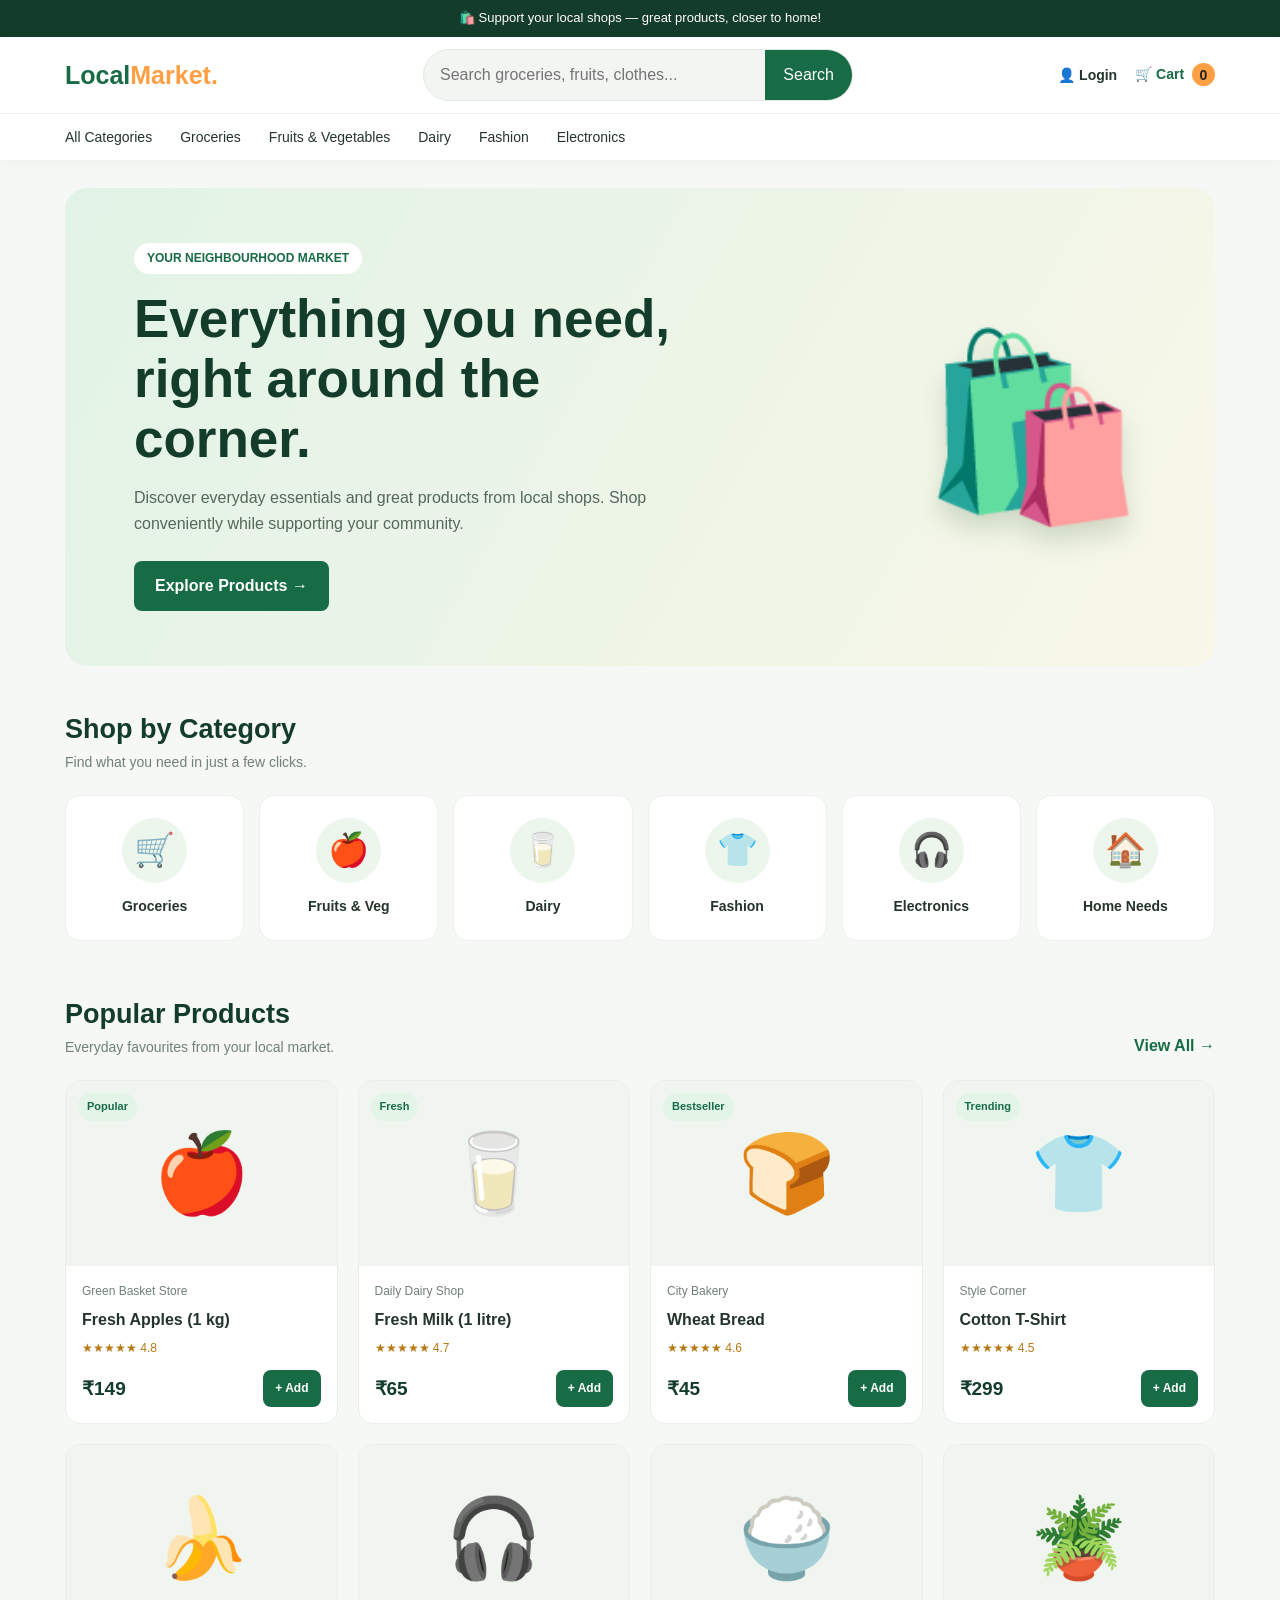
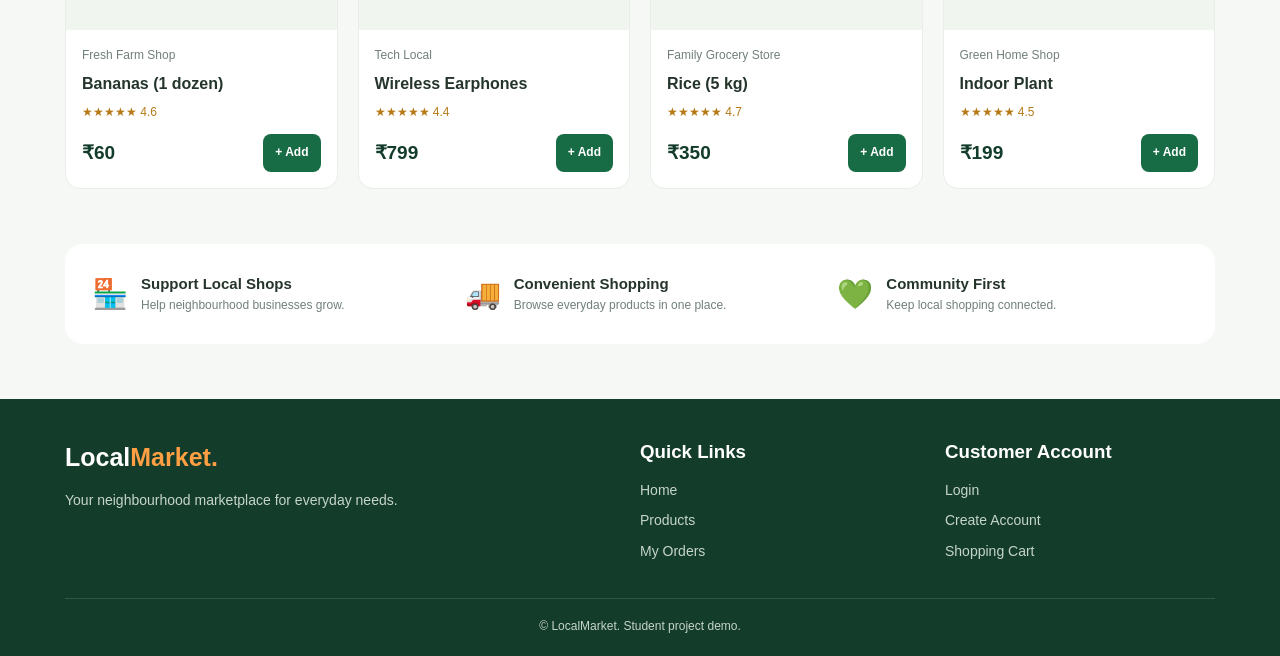
<file: index.html>
<!DOCTYPE html>
<html lang="en">
<head>
  <meta charset="UTF-8">
  <meta name="viewport" content="width=device-width, initial-scale=1.0">
  <title>Local Market | Shop Local, Shop Smart</title>
  <meta name="description" content="Shop groceries, fashion, electronics and daily essentials from your local market.">

  <link rel="stylesheet" href="local market.css">
  <link rel="stylesheet" href="Kamal.css">
</head>

<body>

  <div class="topbar">
    🛍️ Support your local shops — great products, closer to home!
  </div>

  <header>
    <div class="container navbar">
      <a href="index.html" class="logo">Local<span>Market.</span></a>

      <form class="search" id="searchForm">
        <input
          type="search"
          id="searchInput"
          placeholder="Search groceries, fruits, clothes..."
          aria-label="Search products"
        >
        <button type="submit">Search</button>
      </form>

      <div class="nav-actions">
        <a href="login.html">👤 Login</a>
        <a href="cart.html" class="cart-link">
          🛒 Cart <span class="cart-count" id="cartCount">0</span>
        </a>
      </div>
    </div>

    <nav class="category-nav">
      <div class="container">
        <a href="#categories">All Categories</a>
        <a href="#products" data-category="Grocery">Groceries</a>
        <a href="#products" data-category="Fruits">Fruits & Vegetables</a>
        <a href="#products" data-category="Dairy">Dairy</a>
        <a href="#products" data-category="Fashion">Fashion</a>
        <a href="#products" data-category="Electronics">Electronics</a>
      </div>
    </nav>
  </header>

  <main class="container">

    <!-- Hero section -->
    <section class="hero">
      <div class="hero-content">
        <span class="eyebrow">YOUR NEIGHBOURHOOD MARKET</span>
        <h1>Everything you need, right around the corner.</h1>
        <p>
          Discover everyday essentials and great products from local
          shops. Shop conveniently while supporting your community.
        </p>
        <a href="#products" class="btn btn-primary">Explore Products →</a>
      </div>

      <div class="hero-art" aria-hidden="true">🛍️</div>
    </section>

    <!-- Categories -->
    <section id="categories">
      <div class="section-heading">
        <div>
          <h2>Shop by Category</h2>
          <p>Find what you need in just a few clicks.</p>
        </div>
      </div>

      <div class="categories">
        <a href="#products" class="category-card" data-category="Grocery">
          <div class="category-icon">🛒</div>
          <h3>Groceries</h3>
        </a>

        <a href="#products" class="category-card" data-category="Fruits">
          <div class="category-icon">🍎</div>
          <h3>Fruits & Veg</h3>
        </a>

        <a href="#products" class="category-card" data-category="Dairy">
          <div class="category-icon">🥛</div>
          <h3>Dairy</h3>
        </a>

        <a href="#products" class="category-card" data-category="Fashion">
          <div class="category-icon">👕</div>
          <h3>Fashion</h3>
        </a>

        <a href="#products" class="category-card" data-category="Electronics">
          <div class="category-icon">🎧</div>
          <h3>Electronics</h3>
        </a>

        <a href="#products" class="category-card" data-category="Home">
          <div class="category-icon">🏠</div>
          <h3>Home Needs</h3>
        </a>
      </div>
    </section>

    <!-- Featured products -->
    <section id="products">
      <div class="section-heading">
        <div>
          <h2>Popular Products</h2>
          <p>Everyday favourites from your local market.</p>
        </div>
        <a href="products.html" class="view-all">View All →</a>
      </div>

      <div class="product-grid" id="productGrid">

        <article class="product-card" data-name="Fresh Apples" data-category="Fruits">
          <div class="product-image">
            <span class="tag">Popular</span> 🍎
          </div>
          <div class="product-info">
            <p class="shop-name">Green Basket Store</p>
            <h3>Fresh Apples (1 kg)</h3>
            <p class="rating">★★★★★ <span>4.8</span></p>
            <div class="product-bottom">
              <span class="price">₹149</span>
              <button class="add-btn" data-id="1" data-name="Fresh Apples" data-price="149">+ Add</button>
            </div>
          </div>
        </article>

        <article class="product-card" data-name="Organic Milk" data-category="Dairy">
          <div class="product-image">
            <span class="tag">Fresh</span> 🥛
          </div>
          <div class="product-info">
            <p class="shop-name">Daily Dairy Shop</p>
            <h3>Fresh Milk (1 litre)</h3>
            <p class="rating">★★★★★ <span>4.7</span></p>
            <div class="product-bottom">
              <span class="price">₹65</span>
              <button class="add-btn" data-id="2" data-name="Fresh Milk" data-price="65">+ Add</button>
            </div>
          </div>
        </article>

        <article class="product-card" data-name="Whole Wheat Bread" data-category="Grocery">
          <div class="product-image">
            <span class="tag">Bestseller</span> 🍞
          </div>
          <div class="product-info">
            <p class="shop-name">City Bakery</p>
            <h3>Wheat Bread</h3>
            <p class="rating">★★★★★ <span>4.6</span></p>
            <div class="product-bottom">
              <span class="price">₹45</span>
              <button class="add-btn" data-id="3" data-name="Wheat Bread" data-price="45">+ Add</button>
            </div>
          </div>
        </article>

        <article class="product-card" data-name="Cotton T-Shirt" data-category="Fashion">
          <div class="product-image">
            <span class="tag">Trending</span> 👕
          </div>
          <div class="product-info">
            <p class="shop-name">Style Corner</p>
            <h3>Cotton T-Shirt</h3>
            <p class="rating">★★★★★ <span>4.5</span></p>
            <div class="product-bottom">
              <span class="price">₹299</span>
              <button class="add-btn" data-id="4" data-name="Cotton T-Shirt" data-price="299">+ Add</button>
            </div>
          </div>
        </article>

        <article class="product-card" data-name="Bananas" data-category="Fruits">
          <div class="product-image">🍌</div>
          <div class="product-info">
            <p class="shop-name">Fresh Farm Shop</p>
            <h3>Bananas (1 dozen)</h3>
            <p class="rating">★★★★★ <span>4.6</span></p>
            <div class="product-bottom">
              <span class="price">₹60</span>
              <button class="add-btn" data-id="5" data-name="Bananas" data-price="60">+ Add</button>
            </div>
          </div>
        </article>

        <article class="product-card" data-name="Wireless Earphones" data-category="Electronics">
          <div class="product-image">🎧</div>
          <div class="product-info">
            <p class="shop-name">Tech Local</p>
            <h3>Wireless Earphones</h3>
            <p class="rating">★★★★★ <span>4.4</span></p>
            <div class="product-bottom">
              <span class="price">₹799</span>
              <button class="add-btn" data-id="6" data-name="Wireless Earphones" data-price="799">+ Add</button>
            </div>
          </div>
        </article>

        <article class="product-card" data-name="Rice 5 kg" data-category="Grocery">
          <div class="product-image">🍚</div>
          <div class="product-info">
            <p class="shop-name">Family Grocery Store</p>
            <h3>Rice (5 kg)</h3>
            <p class="rating">★★★★★ <span>4.7</span></p>
            <div class="product-bottom">
              <span class="price">₹350</span>
              <button class="add-btn" data-id="7" data-name="Rice (5 kg)" data-price="350">+ Add</button>
            </div>
          </div>
        </article>

        <article class="product-card" data-name="Indoor Plant" data-category="Home">
          <div class="product-image">🪴</div>
          <div class="product-info">
            <p class="shop-name">Green Home Shop</p>
            <h3>Indoor Plant</h3>
            <p class="rating">★★★★★ <span>4.5</span></p>
            <div class="product-bottom">
              <span class="price">₹199</span>
              <button class="add-btn" data-id="8" data-name="Indoor Plant" data-price="199">+ Add</button>
            </div>
          </div>
        </article>

      </div>
      <p id="noResults" class="empty-message" hidden>No products found. Try another search.</p>
    </section>

    <!-- Benefits -->
    <div class="benefits">
      <div class="benefit">
        <span class="benefit-icon">🏪</span>
        <div>
          <h3>Support Local Shops</h3>
          <p>Help neighbourhood businesses grow.</p>
        </div>
      </div>

      <div class="benefit">
        <span class="benefit-icon">🚚</span>
        <div>
          <h3>Convenient Shopping</h3>
          <p>Browse everyday products in one place.</p>
        </div>
      </div>

      <div class="benefit">
        <span class="benefit-icon">💚</span>
        <div>
          <h3>Community First</h3>
          <p>Keep local shopping connected.</p>
        </div>
      </div>
    </div>

  </main>

  <!-- Footer -->
  <footer>
    <div class="container">
      <div class="footer-grid">
        <div>
          <h3 class="logo" style="color:white">Local<span>Market.</span></h3>
          <p>Your neighbourhood marketplace for everyday needs.</p>
        </div>

        <div>
          <h3>Quick Links</h3>
          <a href="index.html">Home</a>
          <a href="products.html">Products</a>
          <a href="my-orders.html">My Orders</a>
        </div>

        <div>
          <h3>Customer Account</h3>
          <a href="login.html">Login</a>
          <a href="register.html">Create Account</a>
          <a href="cart.html">Shopping Cart</a>
        </div>
      </div>

      <div class="copyright">
        © <span id="year"></span> LocalMarket. Student project demo.
      </div>
    </div>
  </footer>

</body>
</html>
</file>
<file: local market.css>
* {
  margin: 0;
  padding: 0;
  box-sizing: border-box;
}

:root {
  --green: #176b45;
  --dark: #143c2b;
  --orange: #ff9f43;
  --light: #f5f8f5;
  --text: #25352c;
  --muted: #718078;
  --white: #ffffff;
}

body {
  font-family: Arial, Helvetica, sans-serif;
  background: var(--light);
  color: var(--text);
  line-height: 1.6;
}

a {
  color: inherit;
  text-decoration: none;
}

button, input {
  font: inherit;
}

button {
  cursor: pointer;
}

.container {
  width: min(1150px, 92%);
  margin: auto;
}

/* Navigation */
.topbar {
  background: var(--dark);
  color: white;
  padding: 8px 0;
  text-align: center;
  font-size: 13px;
}

header {
  background: white;
  position: sticky;
  top: 0;
  z-index: 10;
  box-shadow: 0 3px 15px #00000008;
}

.navbar {
  min-height: 76px;
  display: flex;
  align-items: center;
  justify-content: space-between;
  gap: 20px;
}

.logo {
  font-size: 25px;
  font-weight: 800;
  color: var(--green);
  white-space: nowrap;
}

.logo span {
  color: var(--orange);
}

.search {
  display: flex;
  flex: 1;
  max-width: 430px;
  background: #f2f5f2;
  border: 1px solid #e3e9e4;
  border-radius: 30px;
  overflow: hidden;
}

.search input {
  width: 100%;
  min-width: 0;
  border: none;
  outline: none;
  padding: 12px 16px;
  background: transparent;
}

.search button {
  background: var(--green);
  color: white;
  border: none;
  padding: 0 18px;
}

.nav-actions {
  display: flex;
  align-items: center;
  gap: 18px;
  font-size: 14px;
  font-weight: 600;
}

.cart-link {
  color: var(--green);
  white-space: nowrap;
}

.cart-count {
  display: inline-grid;
  place-items: center;
  background: var(--orange);
  color: #222;
  border-radius: 50%;
  width: 23px;
  height: 23px;
  margin-left: 4px;
}

.category-nav {
  border-top: 1px solid #edf0ed;
  overflow-x: auto;
}

.category-nav .container {
  display: flex;
  gap: 28px;
  padding-top: 12px;
  padding-bottom: 12px;
  white-space: nowrap;
  font-size: 14px;
}

.category-nav a:hover {
  color: var(--green);
}

/* Hero */
.hero {
  margin-top: 28px;
  border-radius: 22px;
  padding: 55px 6%;
  min-height: 330px;
  display: flex;
  align-items: center;
  justify-content: space-between;
  gap: 25px;
  overflow: hidden;
  background: linear-gradient(120deg, #e1f3e6, #f8f7e8);
}

.hero-content {
  max-width: 550px;
}

.eyebrow {
  display: inline-block;
  background: white;
  color: var(--green);
  border-radius: 30px;
  padding: 6px 13px;
  font-size: 12px;
  font-weight: bold;
  margin-bottom: 15px;
}

.hero h1 {
  font-size: clamp(32px, 4.5vw, 53px);
  line-height: 1.13;
  color: var(--dark);
  margin-bottom: 16px;
}

.hero p {
  color: #53685b;
  margin-bottom: 25px;
}

.btn {
  display: inline-block;
  border: none;
  border-radius: 8px;
  padding: 12px 21px;
  font-weight: bold;
  transition: 0.2s;
}

.btn-primary {
  background: var(--green);
  color: white;
}

.btn-primary:hover {
  background: var(--dark);
  transform: translateY(-2px);
}

.hero-art {
  font-size: clamp(100px, 15vw, 180px);
  filter: drop-shadow(0 15px 12px #315b3030);
}

/* General sections */
section {
  padding: 42px 0 10px;
}

.section-heading {
  display: flex;
  align-items: end;
  justify-content: space-between;
  gap: 15px;
  margin-bottom: 22px;
}

.section-heading h2 {
  font-size: 27px;
  color: var(--dark);
}

.section-heading p {
  color: var(--muted);
  font-size: 14px;
}

.view-all {
  color: var(--green);
  font-weight: bold;
  white-space: nowrap;
}

/* Categories */
.categories {
  display: grid;
  grid-template-columns: repeat(6, 1fr);
  gap: 15px;
}

.category-card {
  background: white;
  border-radius: 15px;
  padding: 22px 10px;
  text-align: center;
  border: 1px solid #edf0ed;
  transition: 0.2s;
}

.category-card:hover {
  transform: translateY(-5px);
  border-color: #a9cdb5;
  box-shadow: 0 8px 20px #163f2810;
}

.category-icon {
  width: 65px;
  height: 65px;
  margin: 0 auto 12px;
  display: grid;
  place-items: center;
  border-radius: 50%;
  font-size: 33px;
  background: #edf6ed;
}

.category-card h3 {
  font-size: 14px;
}

/* Products */
.product-grid {
  display: grid;
  grid-template-columns: repeat(4, 1fr);
  gap: 20px;
}

.product-card {
  background: white;
  border-radius: 15px;
  overflow: hidden;
  border: 1px solid #e9eee9;
  transition: 0.2s;
}

.product-card:hover {
  transform: translateY(-4px);
  box-shadow: 0 10px 24px #173b2510;
}

.product-image {
  height: 185px;
  background: #f0f5ef;
  display: grid;
  place-items: center;
  font-size: 78px;
  position: relative;
}

.tag {
  position: absolute;
  top: 12px;
  left: 12px;
  background: #e2f5e6;
  color: var(--green);
  font-size: 11px;
  font-weight: bold;
  padding: 5px 9px;
  border-radius: 20px;
}

.product-info {
  padding: 16px;
}

.shop-name {
  color: var(--muted);
  font-size: 12px;
  margin-bottom: 5px;
}

.product-info h3 {
  font-size: 16px;
  margin-bottom: 7px;
}

.rating {
  font-size: 12px;
  color: #b77916;
  margin-bottom: 12px;
}

.product-bottom {
  display: flex;
  justify-content: space-between;
  align-items: center;
  gap: 8px;
}

.price {
  font-size: 19px;
  font-weight: 800;
  color: var(--dark);
}

.add-btn {
  background: var(--green);
  color: white;
  border: none;
  border-radius: 8px;
  padding: 9px 12px;
  font-size: 12px;
  font-weight: bold;
}

.add-btn:hover {
  background: var(--dark);
}

.empty-message {
  grid-column: 1 / -1;
  text-align: center;
  padding: 30px;
  color: var(--muted);
}

/* Benefits */
.benefits {
  margin-top: 45px;
  background: white;
  border-radius: 18px;
  display: grid;
  grid-template-columns: repeat(3, 1fr);
  padding: 27px;
  gap: 22px;
}

.benefit {
  display: flex;
  gap: 13px;
  align-items: center;
}

.benefit-icon {
  font-size: 29px;
}

.benefit h3 {
  font-size: 15px;
}

.benefit p {
  color: var(--muted);
  font-size: 12px;
}

/* Footer */
footer {
  margin-top: 55px;
  padding: 38px 0 20px;
  background: var(--dark);
  color: white;
}

.footer-grid {
  display: grid;
  grid-template-columns: 2fr 1fr 1fr;
  gap: 35px;
}

footer h3 {
  margin-bottom: 12px;
}

footer p, footer a {
  color: #c6d5cb;
  font-size: 14px;
}

footer a {
  display: block;
  margin-bottom: 8px;
}

footer a:hover {
  color: white;
}

.copyright {
  border-top: 1px solid #ffffff20;
  margin-top: 28px;
  padding-top: 18px;
  text-align: center;
  color: #c6d5cb;
  font-size: 12px;
}
</file>
<file: Kamal.css>
/* Responsive design */
@media (max-width: 850px) {
  .categories {
    grid-template-columns: repeat(3, 1fr);
  }

  .product-grid {
    grid-template-columns: repeat(2, 1fr);
  }

  .hero {
    padding: 40px 5%;
  }

  .benefits {
    grid-template-columns: 1fr;
  }
}

@media (max-width: 600px) {
  .navbar {
    padding: 14px 0;
    flex-wrap: wrap;
    gap: 12px;
  }

  .logo {
    font-size: 22px;
  }

  .nav-actions {
    gap: 10px;
  }

  .search {
    order: 3;
    flex-basis: 100%;
    max-width: none;
  }

  .hero {
    min-height: auto;
    padding: 32px 22px;
  }

  .hero-art {
    display: none;
  }

  .section-heading h2 {
    font-size: 22px;
  }

  .category-card {
    padding: 15px 5px;
  }

  .category-icon {
    width: 53px;
    height: 53px;
    font-size: 27px;
  }

  .product-image {
    height: 140px;
    font-size: 60px;
  }

  .product-info {
    padding: 12px;
  }

  .product-info h3 {
    font-size: 14px;
  }

  .price {
    font-size: 16px;
  }

  .add-btn {
    padding: 8px;
  }

  .footer-grid {
    grid-template-columns: 1fr;
  }
}
</file>
